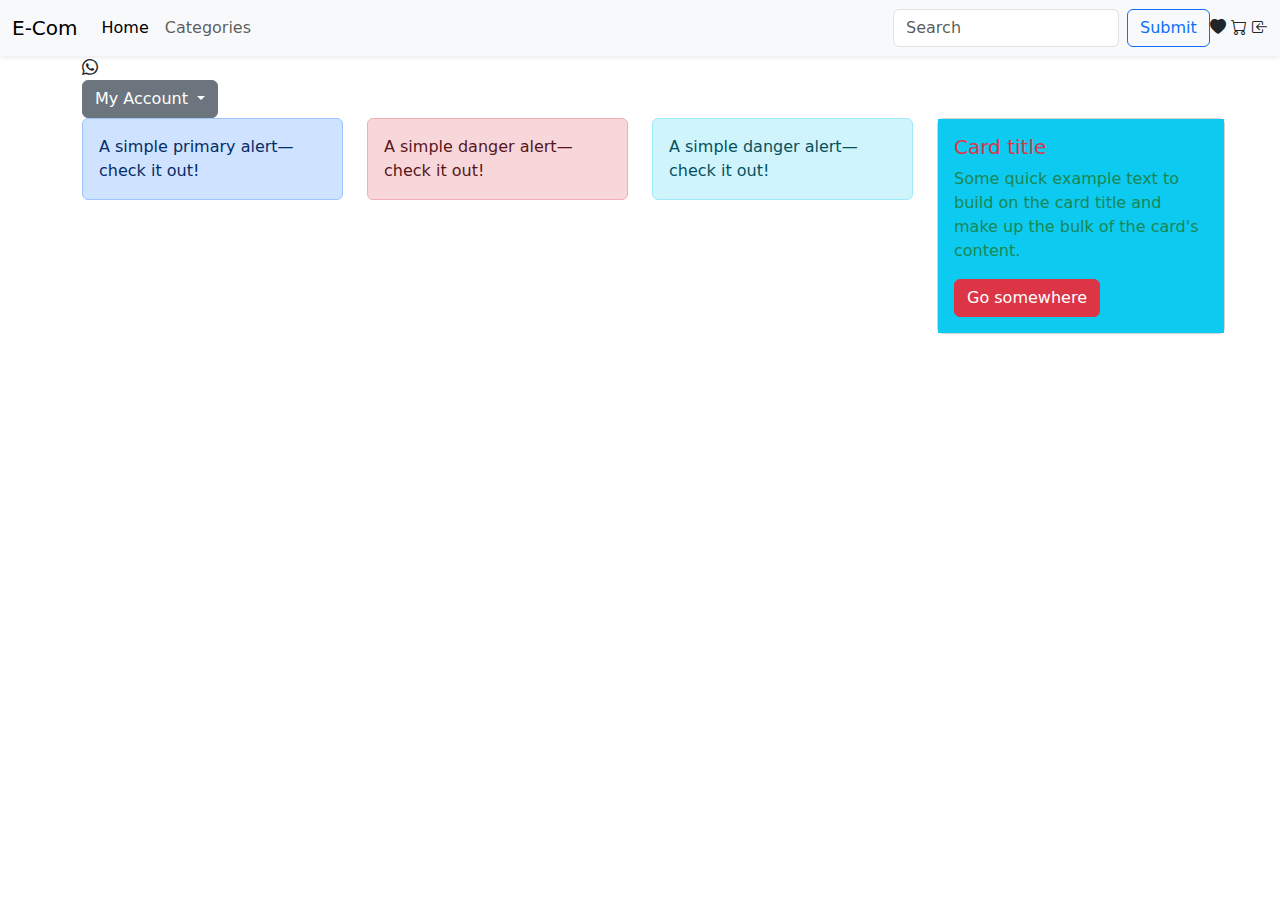
<file: index_bck.html>
<!DOCTYPE html>
<html lang="en">
  <head>
    <meta charset="utf-8" />
    <meta name="viewport" content="width=device-width, initial-scale=1" />
    <title>Bootstrap demo</title>
    <link
      href="https://cdn.jsdelivr.net/npm/bootstrap@5.3.3/dist/css/bootstrap.min.css"
      rel="stylesheet"
      integrity="sha384-QWTKZyjpPEjISv5WaRU9OFeRpok6YctnYmDr5pNlyT2bRjXh0JMhjY6hW+ALEwIH"
      crossorigin="anonymous"
    />
    <link rel="stylesheet" href="https://cdn.jsdelivr.net/npm/bootstrap-icons@1.11.3/font/bootstrap-icons.min.css">
  </head>
  <body>
      
    <!-- Header Start -->
    <header class="shadow-sm">
        <nav class="navbar navbar-expand-lg bg-body-tertiary">
            <div class="container-fluid">
              <a class="navbar-brand" href="#">E-Com</a>
              <button class="navbar-toggler" type="button" data-bs-toggle="collapse" data-bs-target="#navbarTogglerDemo02" aria-controls="navbarTogglerDemo02" aria-expanded="false" aria-label="Toggle navigation">
                <span class="navbar-toggler-icon"></span>
              </button>
              <div class="collapse navbar-collapse" id="navbarTogglerDemo02">
                <ul class="navbar-nav me-auto mb-2 mb-lg-0">
                  <li class="nav-item">
                    <a class="nav-link active" aria-current="page" href="#">Home</a>
                  </li>
                  <li class="nav-item">
                    <a class="nav-link" href="#">Categories</a>
                  </li>
                </ul>
                <form class="d-flex" role="search">
                  <input class="form-control me-2" type="search" placeholder="Search" aria-label="Search">
                  <button type="button" class="btn btn-outline-primary">Submit</button>
                </form>

                <div>
                    <i class="bi bi-heart-fill"></i>
                    <i class="bi bi-cart"></i>


                    <i class="bi bi-box-arrow-in-left"></i> 
                
                </div>
              </div>
            </div>
          </nav>
    </header>
    <!-- Header End -->

    <div class="container">

        <i class="bi bi-whatsapp"></i>


      <!-- My Account -->
      <div class="dropdown">
        <button
          class="btn btn-secondary dropdown-toggle"
          type="button"
          data-bs-toggle="dropdown"
          aria-expanded="false"
        >
          My Account
        </button>
        <ul class="dropdown-menu">
          <li><a class="dropdown-item" href="#"><i class="bi bi-person"></i>View Profile</a></li>
          <li><a class="dropdown-item" href="#"><i class="bi bi-key-fill"></i>Change Password</a></li>
          <li><a class="dropdown-item" href="#"><i class="bi bi-person-gear"></i>Settings</a></li>
          <li><a class="dropdown-item" href="#"><i class="bi bi-box-arrow-right"></i>Logout</a></li>
        </ul>
      </div>
    </div>

    <!-- Container > Row > Col -->
    <div class="container">
      <div class="row">
        <div class="col-3">
          <div class="alert alert-primary" role="alert">
            A simple primary alert—check it out!
          </div>
        </div>
        <div class="col-3">
          <div class="alert alert-danger" role="alert">
            A simple danger alert—check it out!
          </div>
        </div>
        <div class="col-3">
          <div class="alert alert-info" role="alert">
            A simple danger alert—check it out!
          </div>
        </div>
        <div class="col-3">
            <div class="card" style="width: 18rem;">
                <!-- <img src="..." class="card-img-top" alt="..."> -->
                <div class="card-body bg-info">
                  <h5 class="card-title text-danger">Card title</h5>
                  <p class="card-text text-success">Some quick example text to build on the card title and make up the bulk of the card's content.</p>
                  <a href="#" class="btn btn-danger">Go somewhere</a>
                </div>
              </div>
        </div>
      </div>
    </div>

    <script
      src="https://cdn.jsdelivr.net/npm/bootstrap@5.3.3/dist/js/bootstrap.bundle.min.js"
      integrity="sha384-YvpcrYf0tY3lHB60NNkmXc5s9fDVZLESaAA55NDzOxhy9GkcIdslK1eN7N6jIeHz"
      crossorigin="anonymous"
    ></script>
  </body>
</html>
</file>
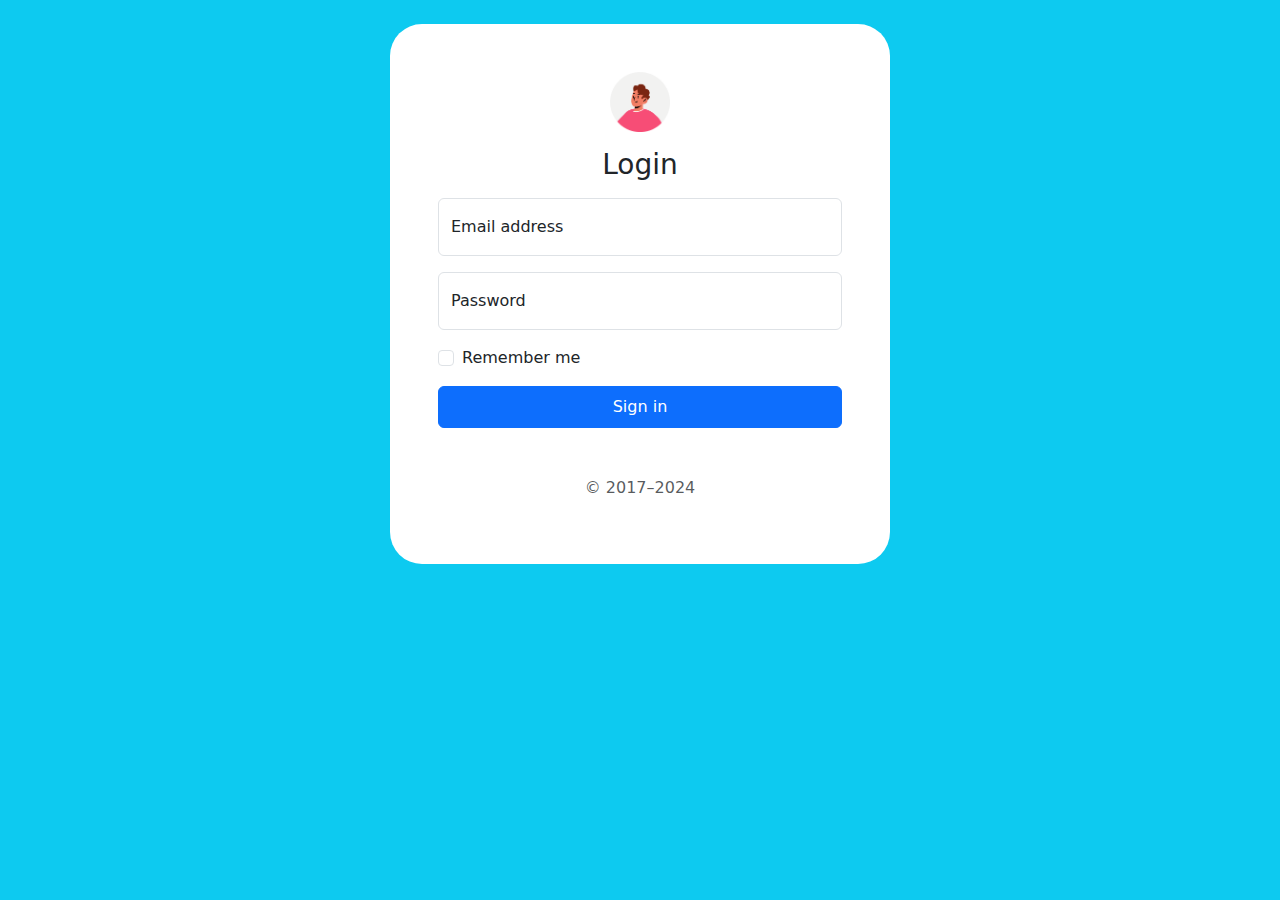
<file: login.html>
<!DOCTYPE html>
<html lang="en">
  <head>
    <meta charset="utf-8" />
    <meta name="viewport" content="width=device-width, initial-scale=1" />
    <title>Bootstrap demo</title>
    <link
      href="https://cdn.jsdelivr.net/npm/bootstrap@5.3.3/dist/css/bootstrap.min.css"
      rel="stylesheet"
      integrity="sha384-QWTKZyjpPEjISv5WaRU9OFeRpok6YctnYmDr5pNlyT2bRjXh0JMhjY6hW+ALEwIH"
      crossorigin="anonymous"
    />
    <link
      rel="stylesheet"
      href="https://cdn.jsdelivr.net/npm/bootstrap-icons@1.11.3/font/bootstrap-icons.min.css"
    />


    <style>
      .bd-placeholder-img {
        font-size: 1.125rem;
        text-anchor: middle;
        -webkit-user-select: none;
        -moz-user-select: none;
        user-select: none;
      }

      @media (min-width: 768px) {
        .bd-placeholder-img-lg {
          font-size: 3.5rem;
        }
      }

      .b-example-divider {
        width: 100%;
        height: 3rem;
        background-color: rgba(0, 0, 0, .1);
        border: solid rgba(0, 0, 0, .15);
        border-width: 1px 0;
        box-shadow: inset 0 .5em 1.5em rgba(0, 0, 0, .1), inset 0 .125em .5em rgba(0, 0, 0, .15);
      }

      .b-example-vr {
        flex-shrink: 0;
        width: 1.5rem;
        height: 100vh;
      }

      .bi {
        vertical-align: -.125em;
        fill: currentColor;
      }

      .nav-scroller {
        position: relative;
        z-index: 2;
        height: 2.75rem;
        overflow-y: hidden;
      }

      .nav-scroller .nav {
        display: flex;
        flex-wrap: nowrap;
        padding-bottom: 1rem;
        margin-top: -1px;
        overflow-x: auto;
        text-align: center;
        white-space: nowrap;
        -webkit-overflow-scrolling: touch;
      }

      .btn-bd-primary {
        --bd-violet-bg: #712cf9;
        --bd-violet-rgb: 112.520718, 44.062154, 249.437846;

        --bs-btn-font-weight: 600;
        --bs-btn-color: var(--bs-white);
        --bs-btn-bg: var(--bd-violet-bg);
        --bs-btn-border-color: var(--bd-violet-bg);
        --bs-btn-hover-color: var(--bs-white);
        --bs-btn-hover-bg: #6528e0;
        --bs-btn-hover-border-color: #6528e0;
        --bs-btn-focus-shadow-rgb: var(--bd-violet-rgb);
        --bs-btn-active-color: var(--bs-btn-hover-color);
        --bs-btn-active-bg: #5a23c8;
        --bs-btn-active-border-color: #5a23c8;
      }

      .bd-mode-toggle {
        z-index: 1500;
      }

      .bd-mode-toggle .dropdown-menu .active .bi {
        display: block !important;
      }
    </style>
 
  </head>
  <body class="d-flex align-items-center py-4 bg-info">
  <div class="container">

    <main class="form-signin w-100 m-auto" style="max-width: 500px; width: 100%;">
      <form class="bg-white p-4 p-md-5 rounded-5">
        <img class="mb-3 mx-auto d-block" src="./assets/images/avatar.png" alt="" width="60" height="60">
        <h1 class="h3 mb-3 fw-normal text-center">Login</h1>
    
        <div class="form-floating mb-3">
          <input type="email" class="form-control" id="floatingInput" placeholder="name@example.com">
          <label for="floatingInput">Email address</label>
        </div>
        <div class="form-floating">
          <input type="password" class="form-control" id="floatingPassword" placeholder="Password">
          <label for="floatingPassword">Password</label>
        </div>
    
        <div class="form-check text-start my-3">
          <input class="form-check-input" type="checkbox" value="remember-me" id="flexCheckDefault">
          <label class="form-check-label" for="flexCheckDefault">
            Remember me
          </label>
        </div>
        <button class="btn btn-primary w-100 py-2" type="submit">Sign in</button>
        <p class="mt-5 mb-3 text-body-secondary text-center">&copy; 2017–2024</p>
      </form>
    </main>
  </div>

    <script
      src="https://cdn.jsdelivr.net/npm/bootstrap@5.3.3/dist/js/bootstrap.bundle.min.js"
      integrity="sha384-YvpcrYf0tY3lHB60NNkmXc5s9fDVZLESaAA55NDzOxhy9GkcIdslK1eN7N6jIeHz"
      crossorigin="anonymous"
    ></script>
  </body>
</html>
</file>
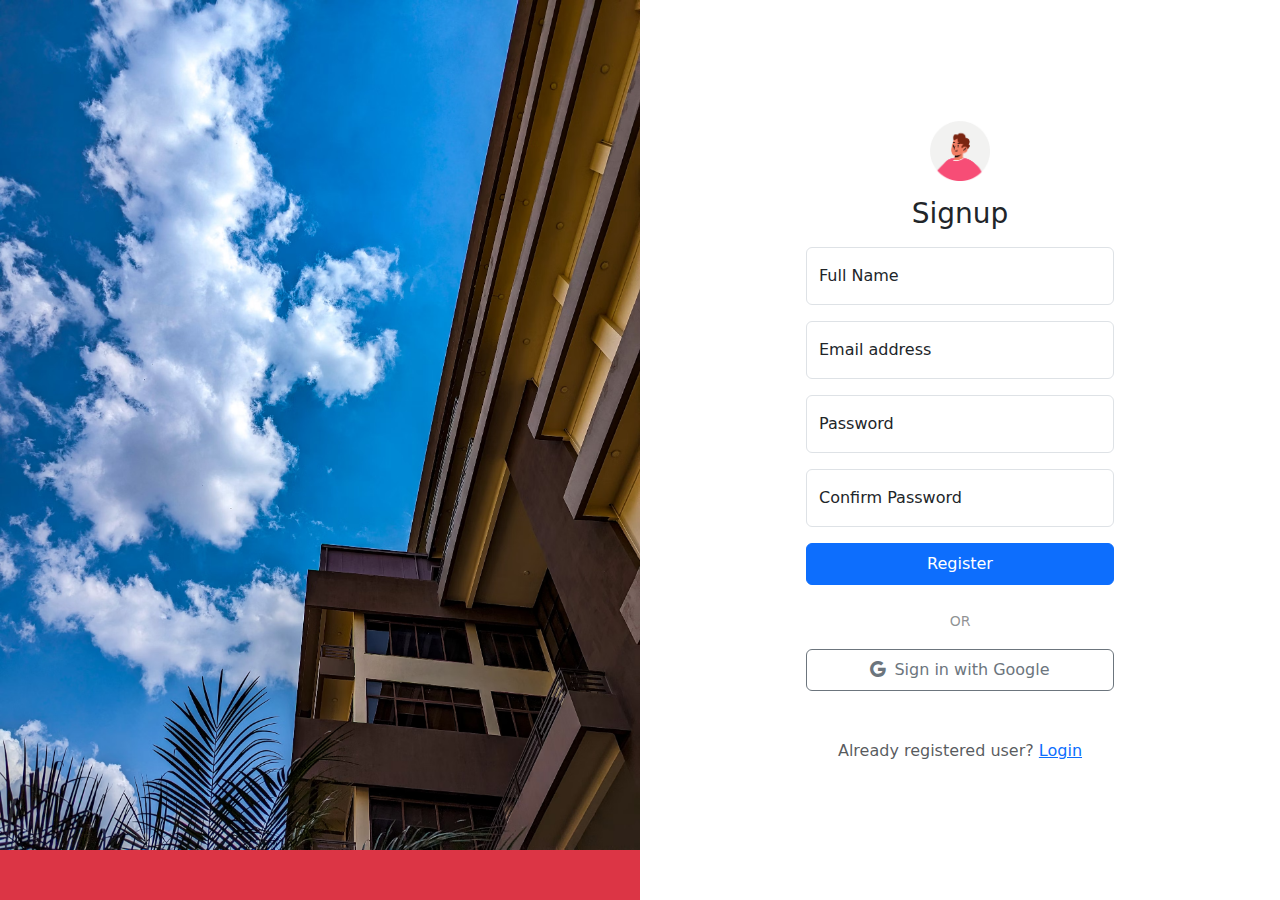
<file: signup.html>
<!DOCTYPE html>
<html lang="en">
  <head>
    <meta charset="utf-8" />
    <meta name="viewport" content="width=device-width, initial-scale=1" />
    <title>Bootstrap demo</title>
    <link
      href="https://cdn.jsdelivr.net/npm/bootstrap@5.3.3/dist/css/bootstrap.min.css"
      rel="stylesheet"
      integrity="sha384-QWTKZyjpPEjISv5WaRU9OFeRpok6YctnYmDr5pNlyT2bRjXh0JMhjY6hW+ALEwIH"
      crossorigin="anonymous"
    />
    <link
      rel="stylesheet"
      href="https://cdn.jsdelivr.net/npm/bootstrap-icons@1.11.3/font/bootstrap-icons.min.css"
    />


    <style>
      .bd-placeholder-img {
        font-size: 1.125rem;
        text-anchor: middle;
        -webkit-user-select: none;
        -moz-user-select: none;
        user-select: none;
      }

      @media (min-width: 768px) {
        .bd-placeholder-img-lg {
          font-size: 3.5rem;
        }
      }

      .b-example-divider {
        width: 100%;
        height: 3rem;
        background-color: rgba(0, 0, 0, .1);
        border: solid rgba(0, 0, 0, .15);
        border-width: 1px 0;
        box-shadow: inset 0 .5em 1.5em rgba(0, 0, 0, .1), inset 0 .125em .5em rgba(0, 0, 0, .15);
      }

      .b-example-vr {
        flex-shrink: 0;
        width: 1.5rem;
        height: 100vh;
      }

      .bi {
        vertical-align: -.125em;
        fill: currentColor;
      }

      .nav-scroller {
        position: relative;
        z-index: 2;
        height: 2.75rem;
        overflow-y: hidden;
      }

      .nav-scroller .nav {
        display: flex;
        flex-wrap: nowrap;
        padding-bottom: 1rem;
        margin-top: -1px;
        overflow-x: auto;
        text-align: center;
        white-space: nowrap;
        -webkit-overflow-scrolling: touch;
      }

      .btn-bd-primary {
        --bd-violet-bg: #712cf9;
        --bd-violet-rgb: 112.520718, 44.062154, 249.437846;

        --bs-btn-font-weight: 600;
        --bs-btn-color: var(--bs-white);
        --bs-btn-bg: var(--bd-violet-bg);
        --bs-btn-border-color: var(--bd-violet-bg);
        --bs-btn-hover-color: var(--bs-white);
        --bs-btn-hover-bg: #6528e0;
        --bs-btn-hover-border-color: #6528e0;
        --bs-btn-focus-shadow-rgb: var(--bd-violet-rgb);
        --bs-btn-active-color: var(--bs-btn-hover-color);
        --bs-btn-active-bg: #5a23c8;
        --bs-btn-active-border-color: #5a23c8;
      }

      .bd-mode-toggle {
        z-index: 1500;
      }

      .bd-mode-toggle .dropdown-menu .active .bi {
        display: block !important;
      }
    </style>

<link
rel="stylesheet"
href="./css/sign-in.css"
/>
 
  </head>
  <body class="d-flex align-items-center">

  <div class="d-flex justify-content-evenly w-100">

    <!-- Left Side Div -->
    <div class="w-50 overflow-hidden vh-100 bg-danger text-center d-none d-md-block">
      
      <!-- Performance -->
      <img class="w-100"  src="./assets/images/photo-login-page-image.avif" alt="" />
    </div>
 
    <!-- Right Side Element -->
    <main class="form-signin w-50 m-auto px-5" style="max-width: 500px; width: 100%;">
      <form action="/index.html" class="bg-white p-4 p-md-5 rounded-5" method="post">
        <img class="mb-3 mx-auto d-block" src="./assets/images/avatar.png" alt="" width="60" height="60">
        <h1 class="h3 mb-3 fw-normal text-center">Signup</h1>
    
        <div class="form-floating mb-3">
          <input name="name" type="email" class="form-control" id="floatingInput" placeholder="Jone Due">
          <label for="floatingInput">Full Name</label>
        </div>
        <div class="form-floating mb-3">
          <input name="email" type="email" class="form-control" id="floatingInput" placeholder="name@example.com">
          <label for="floatingInput">Email address</label>
        </div>
        <div class="form-floating mb-3">
          <input name="password" type="password" class="form-control" id="floatingPassword" placeholder="Password">
          <label for="floatingPassword">Password</label>
        </div>
        <div class="form-floating mb-3">
          <input name="cpassword" type="password" class="form-control" id="floatingPassword" placeholder="Confirm Password">
          <label for="floatingPassword">Confirm Password</label>
        </div>
    
        <button class="btn btn-primary w-100 py-2" type="submit">Register</button>

        <p class="text-center mt-4 text-body-tertiary"><small>OR</small></p>

        <button class="btn btn-outline-secondary w-100 py-2 d-inline-flex align-items-center justify-content-center gap-2"><i class="bi bi-google"></i> Sign in with Google</button>
        <p class="mt-5 mb-3 text-body-secondary text-center">Already registered user? <a href="login.html">Login</a></p>
      </form>
    </main>
  </div>
   

    <script
      src="https://cdn.jsdelivr.net/npm/bootstrap@5.3.3/dist/js/bootstrap.bundle.min.js"
      integrity="sha384-YvpcrYf0tY3lHB60NNkmXc5s9fDVZLESaAA55NDzOxhy9GkcIdslK1eN7N6jIeHz"
      crossorigin="anonymous"
    ></script>
  </body>
</html>
</file>
<file: css/sign-in.css>
.swiper {
    width: 100%;
    height: 100%;
}

.swiper-slide {
    text-align: center;
    font-size: 18px;
    background: #fff;
    display: flex;
    justify-content: center;
    align-items: center;
    width: 100%;
}

.swiper-slide img {
    display: block;
    width: 100%;
    height: 100%;
    object-fit: cover;
}

@media only screen and (max-width: 768px) {
    .form-signin {
        width: 100% !important;
    }
}
</file>
